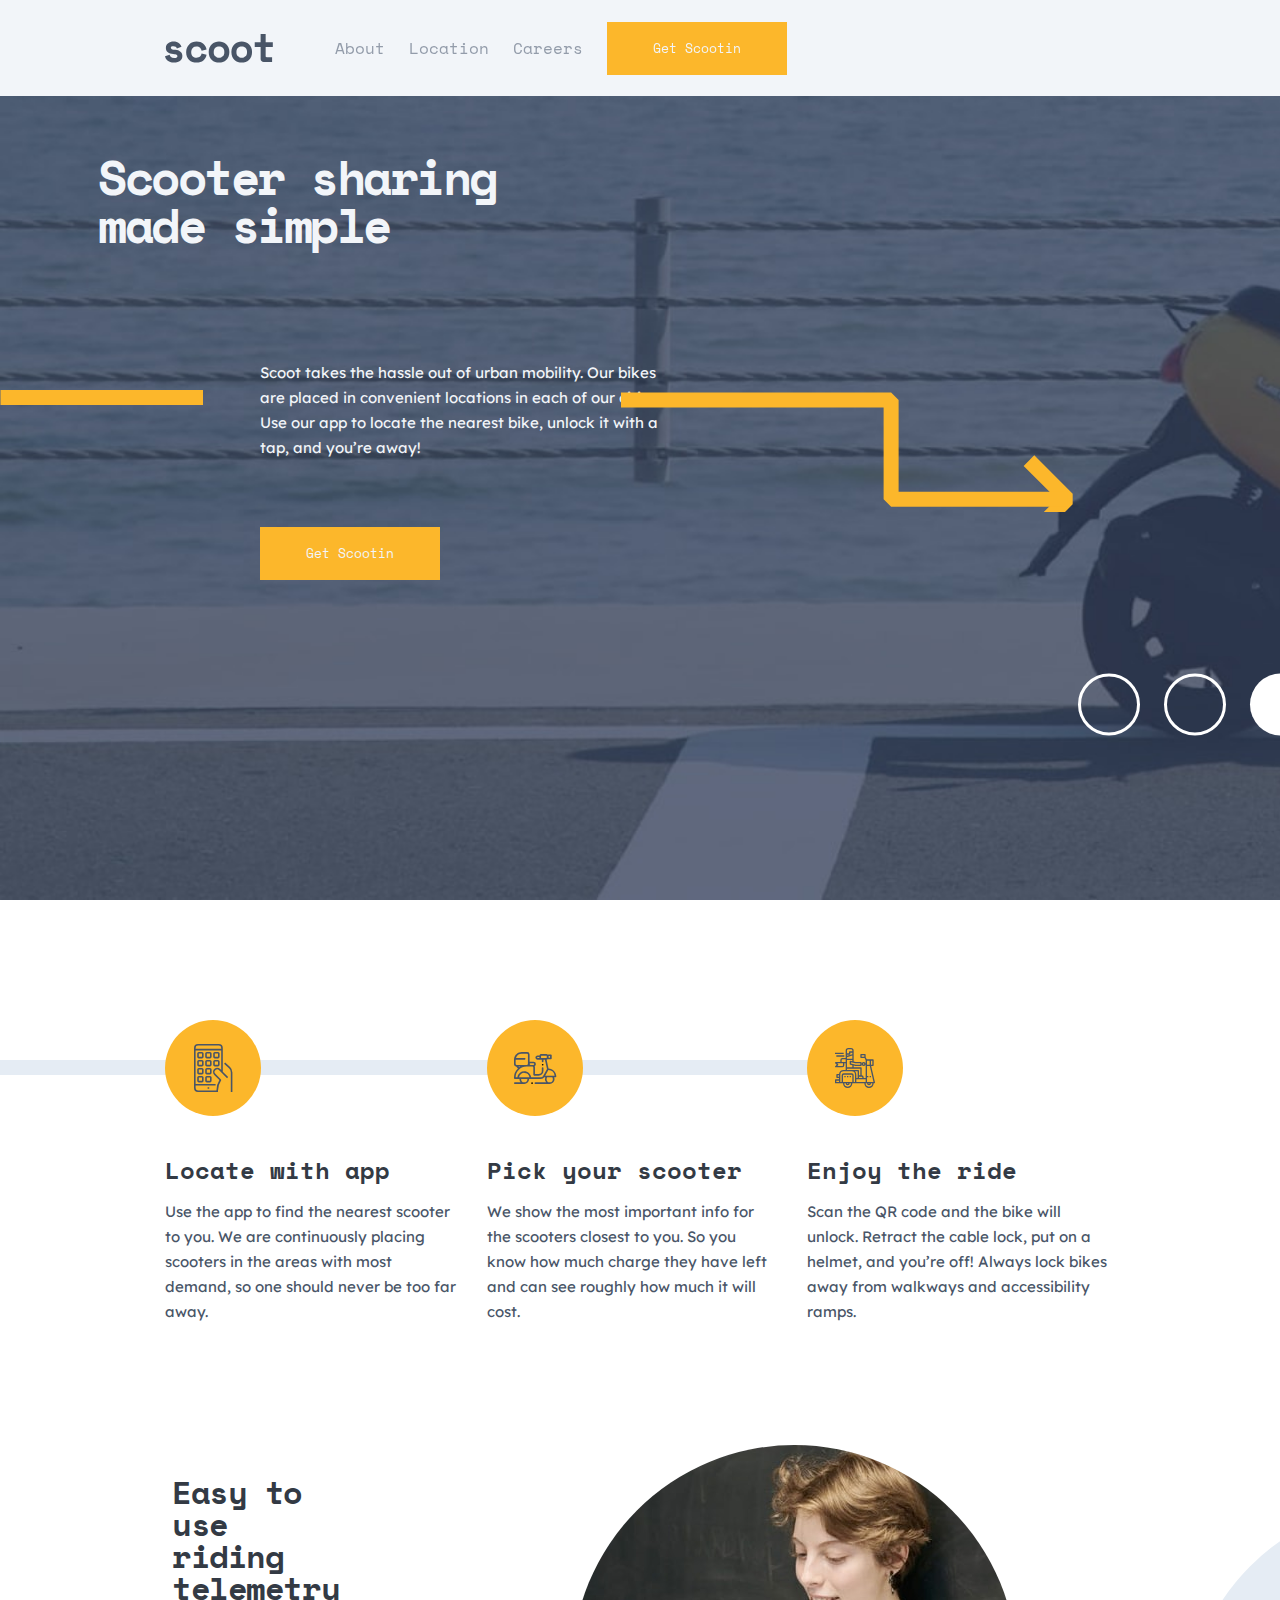
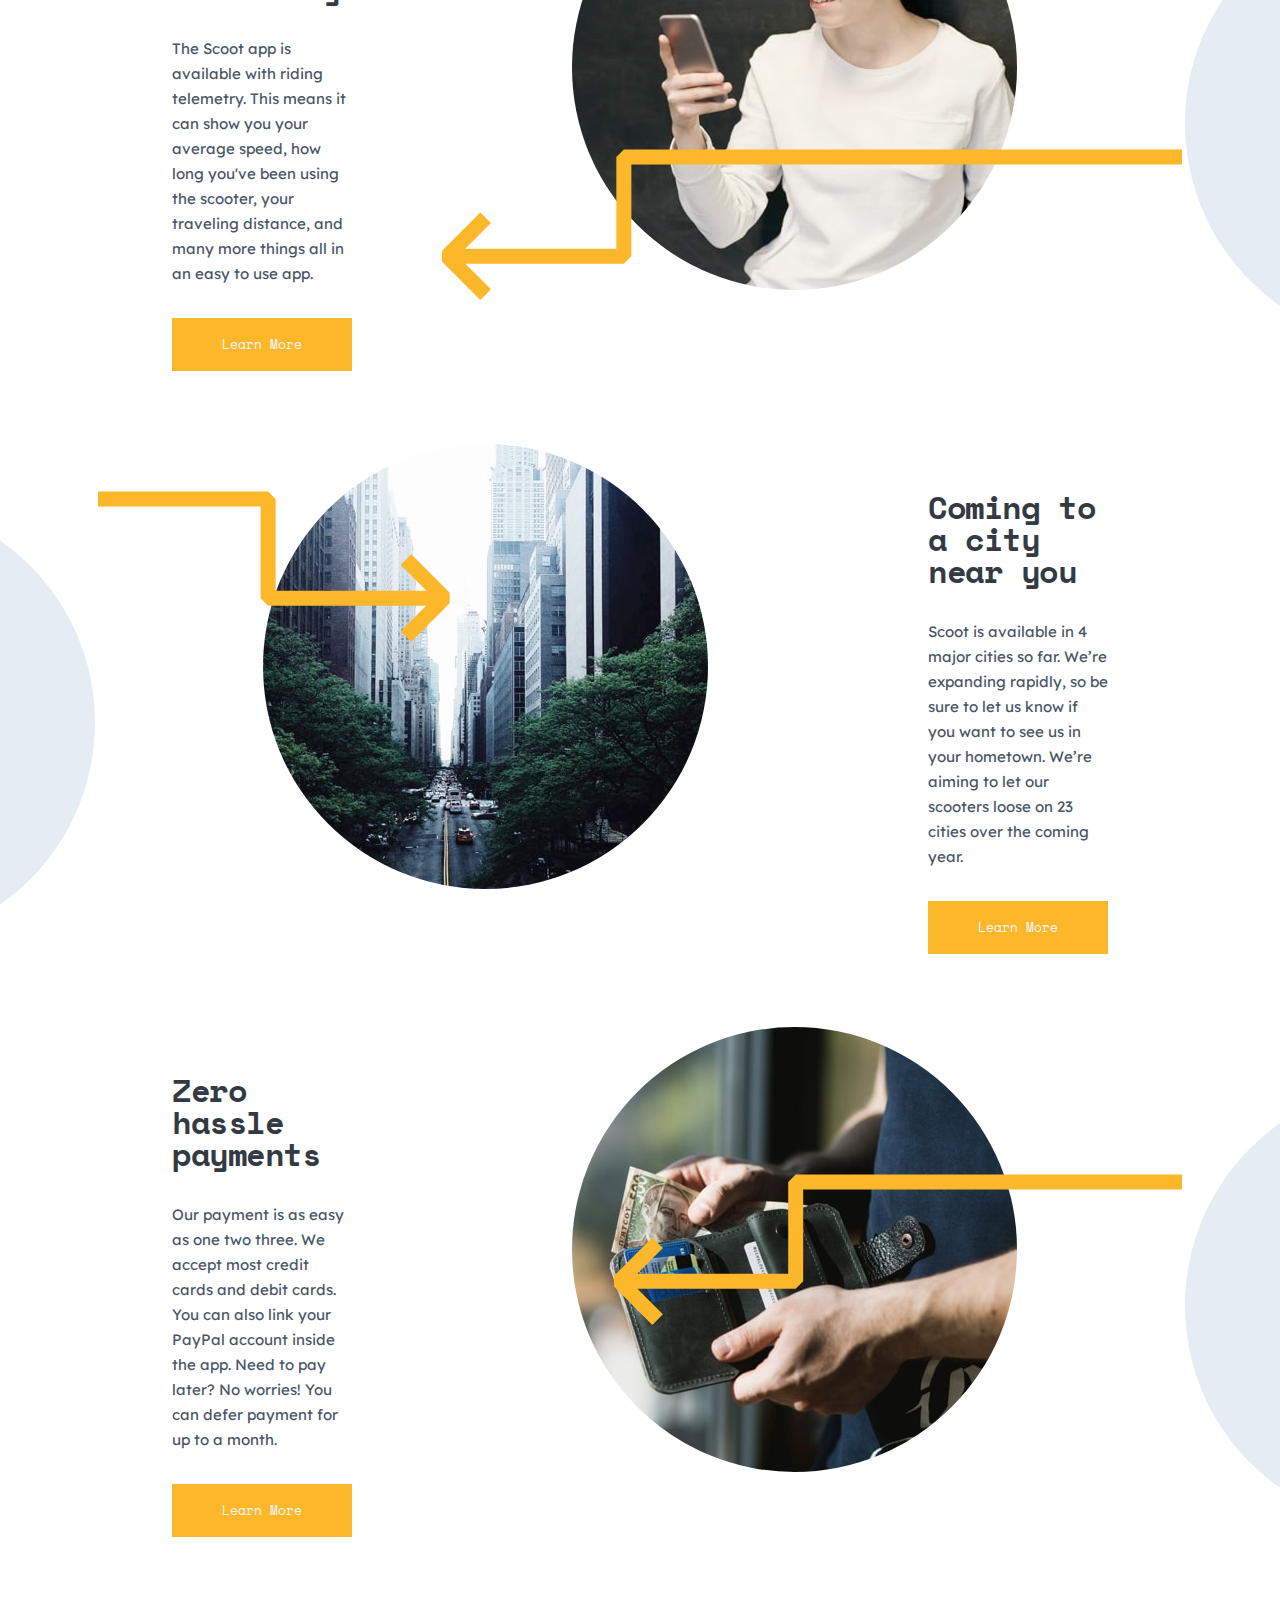
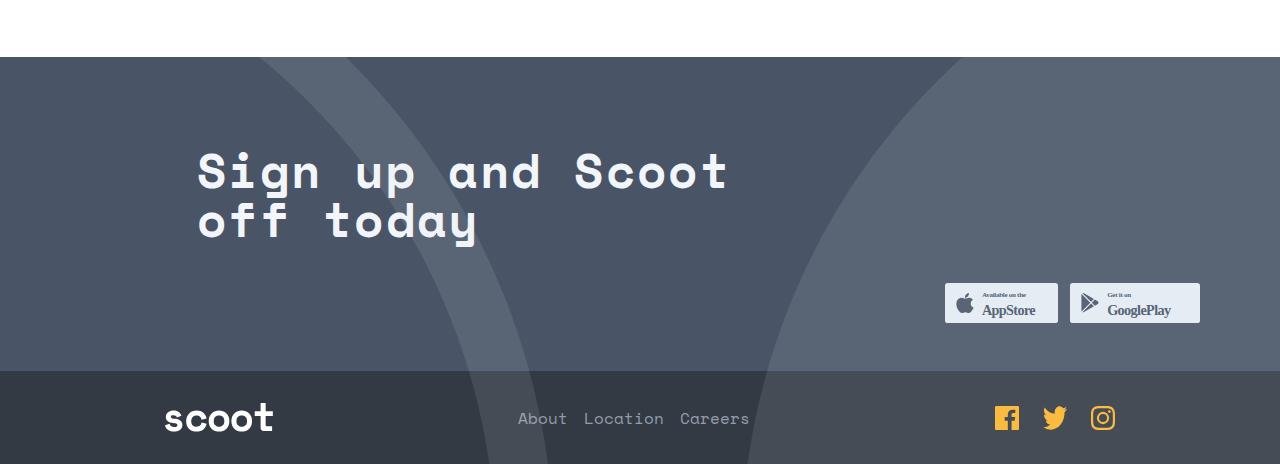
<file: index.html>
<!DOCTYPE html>
<html lang="en">

<head>
  <meta charset="UTF-8" />
  <meta name="viewport" content="width=device-width, initial-scale=1.0" />
  <link rel="preconnect" href="https://fonts.googleapis.com" />
  <link rel="preconnect" href="https://fonts.gstatic.com" crossorigin />
  <link href="https://fonts.googleapis.com/css2?family=Lexend+Deca&family=Space+Mono:wght@700&display=swap"
    rel="stylesheet" />
  <link rel="stylesheet" href="./css/styles.css" />
  <title>Scoot</title>
</head>

<body>
  <header class="header">
    <div class="top-bar">
      <img id="icon-hamburger" class="icon-hamburger" src="./assets/icons/hamburger.svg"/>
      <img src="./assets/logo.svg"/>
    </div>
    <nav>
      <ul id="menu" class="menu">
        <li class="menu-item">
          <a class="menu-link" href="./html/about.html">About</a>
        </li>
        <li class="menu-item">
          <a class="menu-link" href="./html/locations.html">Location</a>
        </li>
        <li class="menu-item">
          <a class="menu-link" href="./html/careers.html">Careers</a>
        </li>
        <li class="menu-item">
          <button class="button button-topbar" href="#">Get Scootin</button>
        </li>
      </ul>
    </nav>
    <div class="banner">
      <h1 class="title-header">Scooter sharing made simple</h1>
      <p class="text text-header">
        Scoot takes the hassle out of urban mobility. Our bikes are placed in convenient locations in each of our
        cities. Use our app to
        locate the nearest bike, unlock it with a tap, and you’re away!
      </p>
      <button class="button button-banner">Get Scootin</button>
    </div>
  </header>

  <main class="main">
    <section class="container-info">
      <div class="subcontainer-info">
        <img class="icon" src="./assets/icons/mobile.svg"/>
        <div>
          <h2 class="title-info">Locate with app</h2>
          <p class="text text-info">
            Use the app to find the nearest scooter to you. We are continuously placing scooters in the areas with most
            demand, so one
            should never be too far away.
          </p>
        </div>
      </div>
      <div class="subcontainer-info">
        <img class="icon" src="./assets/icons/scooter.svg" />
        <div>
          <h2 class="title-info">Pick your scooter</h2>
          <p class="text text-info">
            We show the most important info for the scooters closest to you. So you know how much charge they have left
            and can see
            roughly how much it will cost.
          </p>
        </div>
      </div>
      <div class="subcontainer-info">
        <img class="icon" src="./assets/icons/scooter_man.svg"/>
        <div>
          <h2 class="title-info">Enjoy the ride</h2>
          <p class="text text-info">
            Scan the QR code and the bike will unlock. Retract the cable lock, put on a helmet, and you’re off! Always
            lock bikes away
            from walkways and accessibility ramps.
          </p>
        </div>
      </div>
    </section>
    
    <section class="sections-with-arrows">
      <div class="section-with-arrow section-with-arrow-reverse arrow-right-full circle-right">
        <img class="rounded-image" src="./assets/images/girl_with_mobile.jpg" alt="woman with mobile" />
        <div>
          <h2 class="title-arrow">Easy to use riding telemetry</h2>
          <p class="text text-arrow">
            The Scoot app is available with riding telemetry. This means it can show you your average speed, how long
            you've been using
            the scooter, your traveling distance, and many more things all in an easy to use app.
          </p>
          <button class="button">Learn More</button>
        </div>
      </div>
      <div class="section-with-arrow arrow-left-full circle-left">
        <img class="rounded-image" src="./assets/images/street_skyline.jpg" alt="city" />
        <div>
          <h2 class="title-arrow">Coming to a city near you</h2>
          <p class="text text-arrow">
            Scoot is available in 4 major cities so far. We’re expanding rapidly, so be sure to let us know if you want
            to see us in your
            hometown. We’re aiming to let our scooters loose on 23 cities over the coming year.
          </p>
          <button class="button">Learn More</button>
        </div>
      </div>
      <div class="section-with-arrow section-with-arrow-reverse arrow-right-partial circle-right">
        <img class="rounded-image" src="./assets/images/payments.jpg" alt="man with money" />
        <div>
          <h2 class="title-arrow">Zero hassle payments</h2>
          <p class="text text-arrow">
            Our payment is as easy as one two three. We accept most credit cards and debit cards. You can also link your
            PayPal account
            inside the app. Need to pay later? No worries! You can defer payment for up to a month.
          </p>
          <button class="button">Learn More</button>
        </div>
      </div>
    </section>
  </main> 

  <footer class="footer">
    <div class="apps">
      <h2 class="title-footer">Sign up and Scoot off today</h2>
      <div class="apps-logos">
        <img class="apple-logo" src="./assets/icons/app-store.svg"/>
        <img class="google-logo" src="./assets/icons/google-play.svg"/>
      </div>
    </div>
    <div class="footer-rrss">
      <img class="logo-white" src="./assets/logo.svg"/>
      <nav>
        <ul class="menu-footer">
          <li class="menu-item">
            <a class="menu-link" href="./html/about.html">About</a>
          </li>
          <li class="menu-item">
            <a class="menu-link" href="./html/locations.html">Location</a>
          </li>
          <li class="menu-item">
            <a class="menu-link" href="../html/careers.html">Careers</a>
          </li>
        </ul>
      </nav>
      <div class="rrss">
        <img src="./assets/icons/facebook.svg"/>
        <img src="./assets/icons/twitter.svg"/>
        <img src="./assets/icons/instagram.svg"/>
      </div>
    </div>
  </footer>
  <script src="./js/scripts.js"></script>
</body>
</html>
</file>
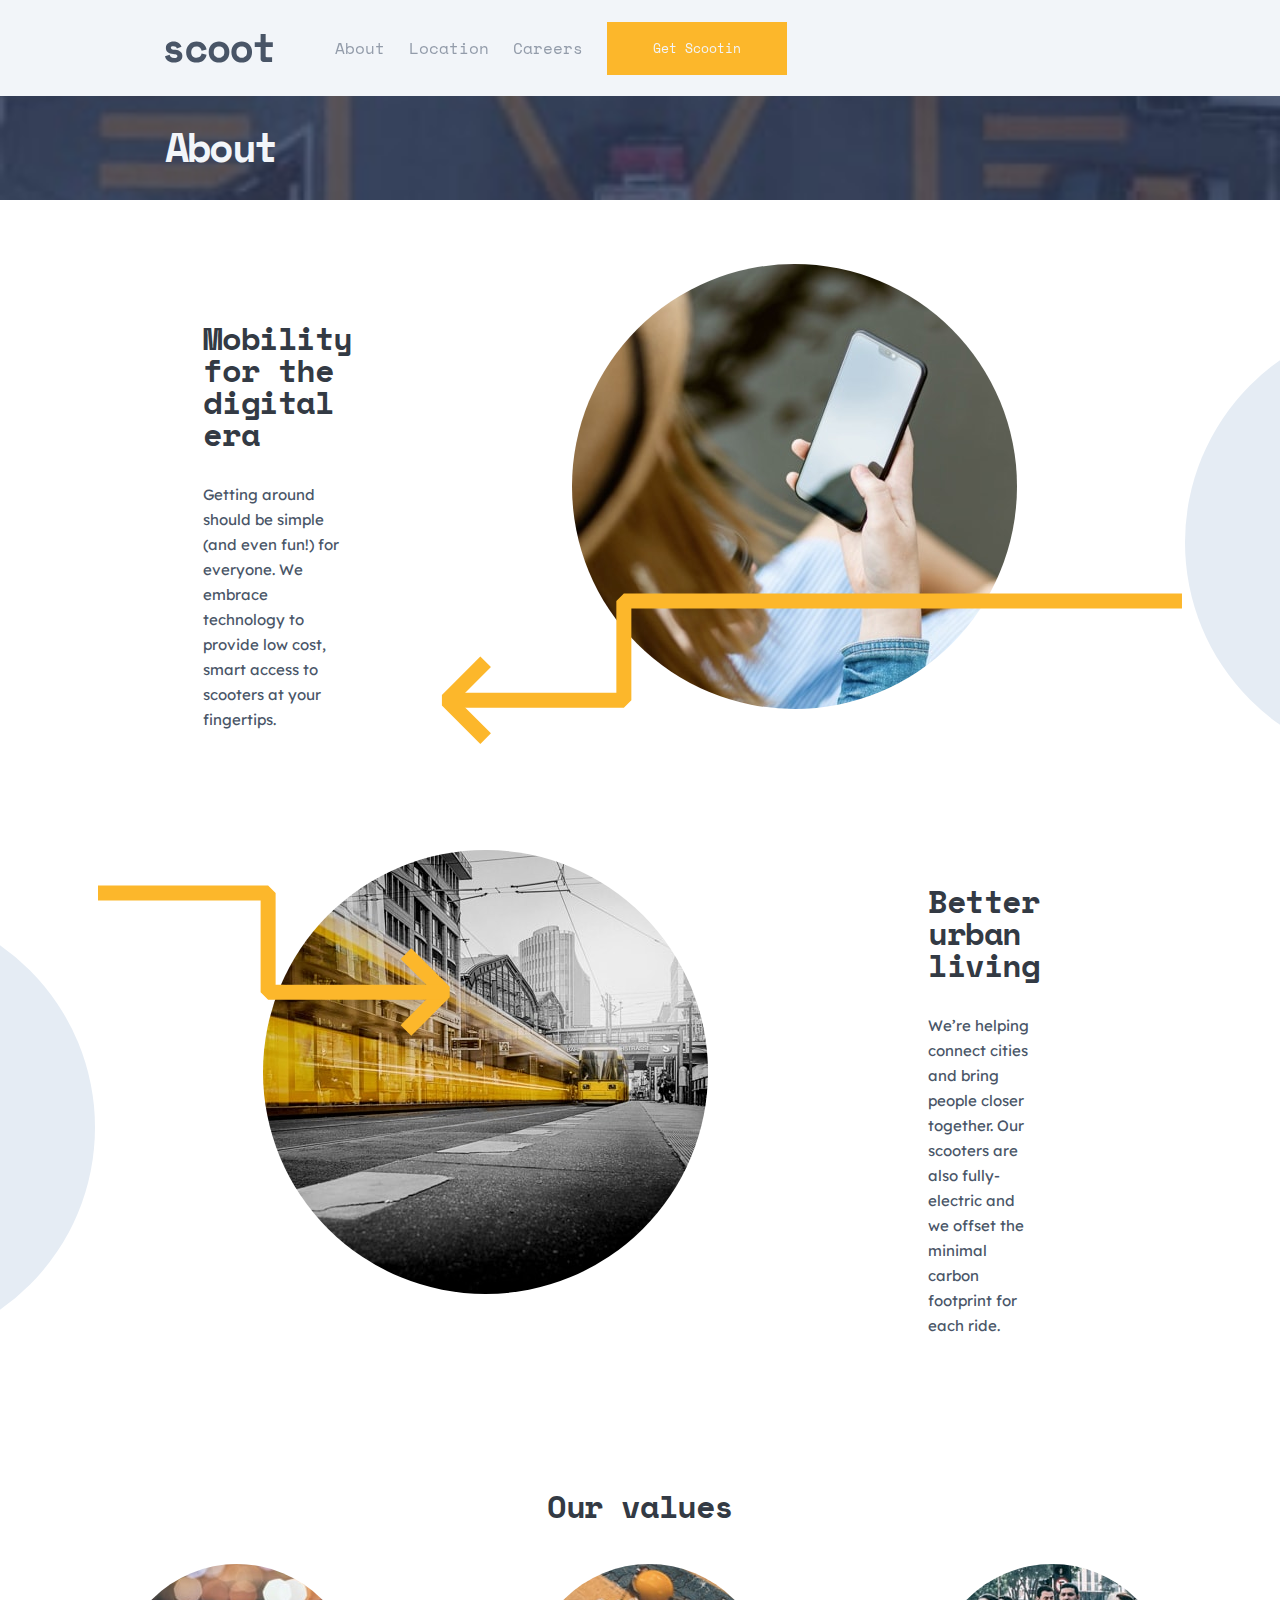
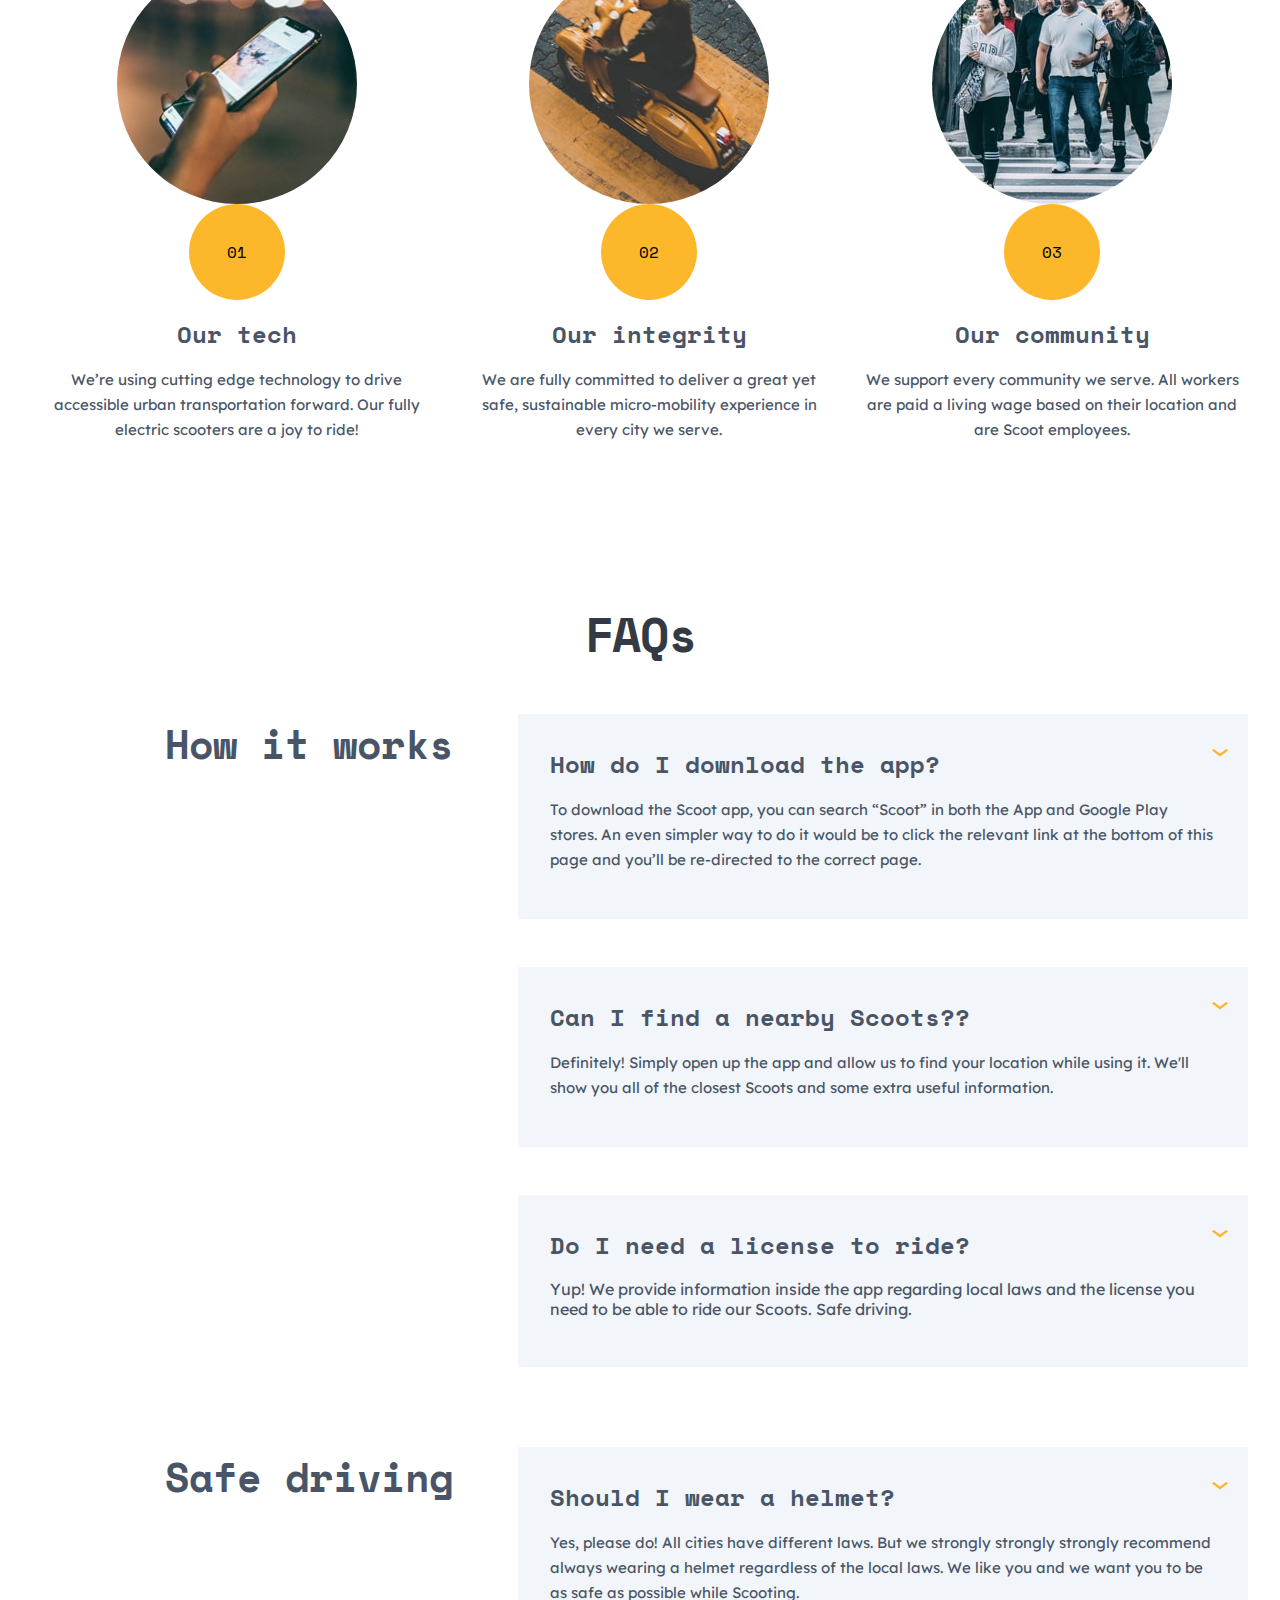
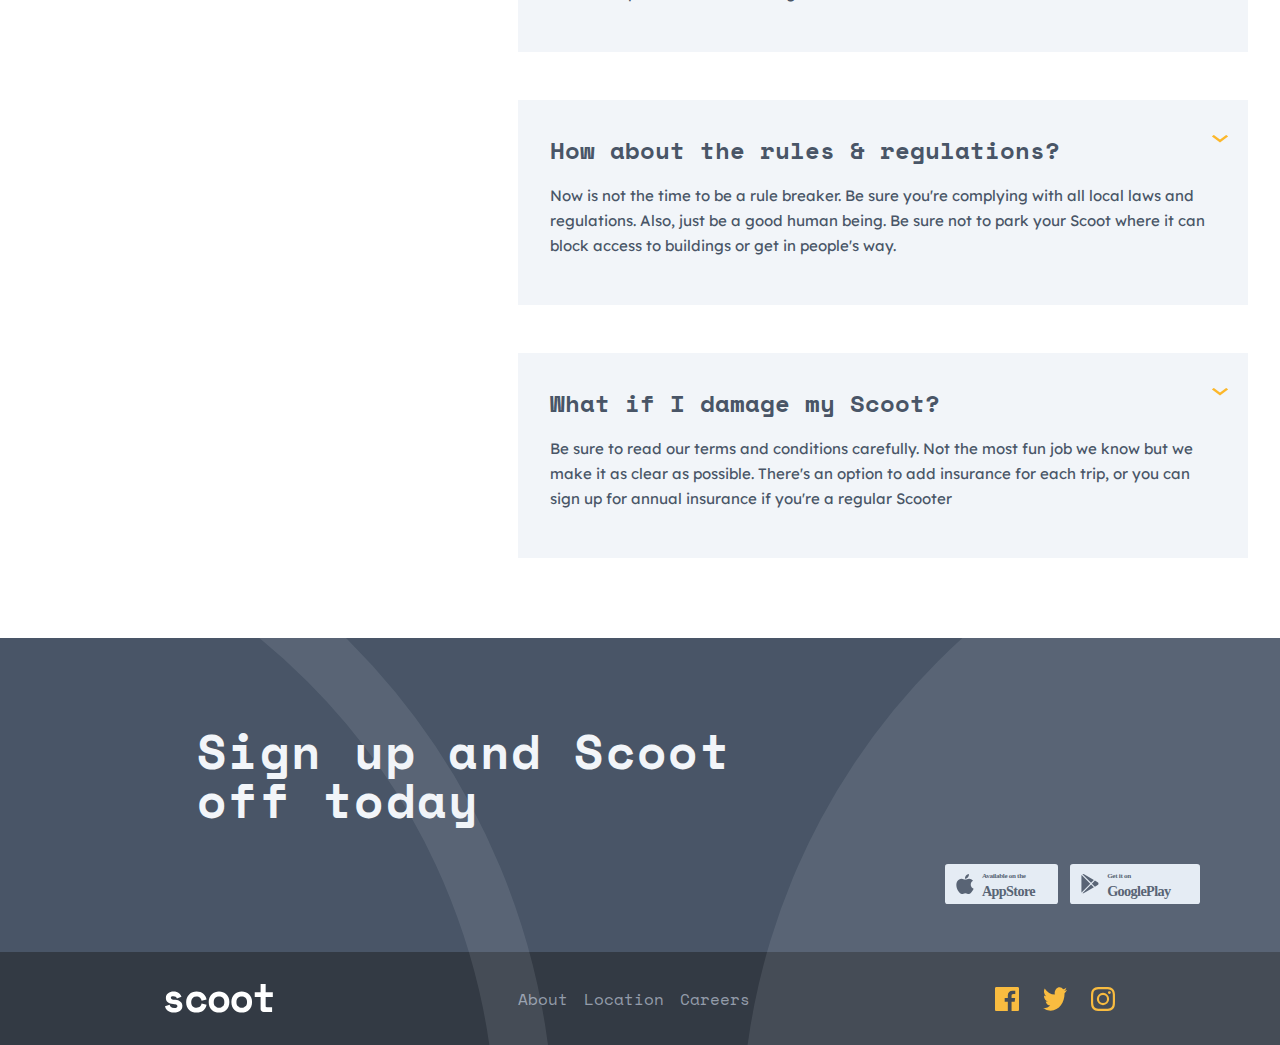
<file: html/about.html>
<!DOCTYPE html>
<html lang="en">

<head>
    <meta charset="UTF-8" />
    <meta name="viewport" content="width=device-width, initial-scale=1.0" />
    <link rel="preconnect" href="https://fonts.googleapis.com" />
    <link rel="preconnect" href="https://fonts.gstatic.com" crossorigin />
    <link href="https://fonts.googleapis.com/css2?family=Lexend+Deca&family=Space+Mono:wght@700&display=swap"
        rel="stylesheet" />
    <link rel="stylesheet" href="../css/styles.css" />
    <title>About</title>
</head>

<body>
    <header class="header">
        <div class="top-bar">
            <img id="icon-hamburger" class="icon-hamburger" src="../assets/icons/hamburger.svg" />
            <img src="../assets/logo.svg" />
        </div>
        <nav>
            <ul id="menu" class="menu">
                <li class="menu-item">
                    <a class="menu-link" href="../html/about.html">About</a>
                </li>
                <li class="menu-item">
                    <a class="menu-link" href="../html/locations.html">Location</a>
                </li>
                <li class="menu-item">
                    <a class="menu-link" href="../html/careers.html">Careers</a>
                </li>
                <li class="menu-item">
                    <button class="button button-topbar" href="#">Get Scootin</button>
                </li>
            </ul>
        </nav>
        <div class="banner-about">
            <h1 class="title-screens">About</h1>
        </div>
    </header>

    <main class="main">
        <section class="sections-with-arrows">
            <div class="section-with-arrow section-with-arrow-reverse arrow-right-full circle-right">
                <img class="rounded-image" src="../assets/images/girl_with_hat.jpg"/>
                <div>
                    <h2 class="title-arrow">Mobility for the digital era</h2>
                    <p class="text text-arrow text-arrow-about">
                        Getting around should be simple (and even fun!) for everyone. We embrace technology to provide low cost, smart access to scooters at your fingertips.
                    </p>
                </div>
            </div>
            <div class="section-with-arrow arrow-left-full circle-left">
                <img class="rounded-image" src="../assets/images/train.jpg" />
                <div>
                    <h2 class="title-arrow">Better urban living</h2>
                    <p class="text text-arrow">
                        We’re helping connect cities and bring people closer together. Our scooters are also fully-electric and we offset the minimal carbon footprint for each ride.
                    </p>
                </div>
            </div>
        </section>

    <section class="sections-numbers">
        <h2 class="title-arrow title-number">Our values</h2>
        <article class="container-section-number">
            <div class="section-number">
                <img class="image-number" src="../assets/images/mobile.jpg" />
                <div class="circle-number">01</div>
                <h2 class="subtitle-number">Our tech</h2>
                <p class="text text-number">
                    We’re using cutting edge technology to drive accessible urban transportation forward. Our fully electric
                    scooters are a
                    joy to ride!
                </p>
            </div>
        <div class="section-number">
            <img class="image-number" src="../assets/images/boy_moto.jpg" />
            <div>
                <div class="circle-number">02</div>
                <h2 class="subtitle-number">Our integrity</h2>
                <p class="text text-number">
                    We are fully committed to deliver a great yet safe, sustainable micro-mobility experience in every city
                    we serve.
                </p>
            </div>
            </div>
            <div class="section-number">
                <img class="image-number" src="../assets/images/people_walk.jpg" />
                <div>
                    <div class="circle-number">03</div>
                    <h2 class="subtitle-number">Our community</h2>
                    <p class="text text-number">
                        We support every community we serve. All workers are paid a living wage based on their location and
                        are Scoot employees.
                    </p>
                </div>
            </div>
    </article>
    </section>

    <section class="container-faqs">
        <h2 class="title-arrow title-faqs">FAQs</h2>
        <h3 class="subtitle-faqs">How it works</h3>
        <!-- boxes -->
        <article class="accordion" id="accordion">
            <div class="box" id="box">
                <h5 class="question-faq">How do I download the app?</h5>
                <img src="../assets/icons/chevron.svg" class="chevron"/>
                <p class="text text-faq">To download the Scoot app, you can search “Scoot” in both the App and Google Play
                    stores. An even simpler way to do it
                    would be to click the relevant link at the bottom of this page and you’ll be re-directed to the correct
                    page.</p>
            </div>
            <div class="box" id="box">
                <h5 class="question-faq">Can I find a nearby Scoots??</h5>
                <img src="../assets/icons/chevron.svg"class="chevron"/>
                <p class="text text-faq">Definitely! Simply open up the app and allow us to find your location while using it.
                    We'll show you all of the closest
                    Scoots and some extra useful information.
                </p>
            </div>
            <div class="box" id="box">
                <h5 class="question-faq">Do I need a license to ride?</h5>
                <img src="../assets/icons/chevron.svg" class="chevron"/>
                <p class="text-faq">Yup! We provide information inside the app regarding local laws and the license you need
                    to be able to ride our Scoots.
                    Safe driving.
                </p>
            </div>
        </article>
        <h3 class="subtitle-faqs">Safe driving</h3>
        <article class="accordion" id="accordion">
            <div class="box" id="box">
                <h5 class="question-faq">Should I wear a helmet?</h5>
                <img src="../assets/icons/chevron.svg" class="chevron"/>
                <p class="text text-faq">Yes, please do! All cities have different laws. But we strongly strongly strongly
                    recommend always wearing a helmet
                    regardless of the local laws. We like you and we want you to be as safe as possible while Scooting.</p>
            </div>
            <div class="box" id="box">
                <h5 class="question-faq">How about the rules & regulations?</h5>
                <img src="../assets/icons/chevron.svg" class="chevron"/>
                <p class="text text-faq">Now is not the time to be a rule breaker. Be sure you're complying with all local laws
                    and regulations. Also, just be a
                    good human being. Be sure not to park your Scoot where it can block access to buildings or get in
                    people's way. 
                </p>
            </div>
            <div class="box" id="box">
                <h5 class="question-faq">What if I damage my Scoot?</h5>
                <img src="../assets/icons/chevron.svg" class="chevron"/>
                <p class="text text-faq">Be sure to read our terms and conditions carefully. Not the most fun job we know but we
                    make it as clear as possible.
                    There's an option to add insurance for each trip, or you can sign up for annual insurance if you're a
                    regular Scooter
                </p>
            </div>
        </article>
    </section>
    </main>

    <footer class="footer">
        <div class="apps">
            <h2 class="title-footer">Sign up and Scoot off today</h2>
            <div class="apps-logos">
                <img class="apple-logo" src="../assets/icons/app-store.svg" />
                <img class="google-logo" src="../assets/icons/google-play.svg" />
            </div>
        </div>
        <div class="footer-rrss">
            <img class="logo-white" src="../assets/logo.svg" />
            <nav>
                <ul class="menu-footer">
                    <li class="menu-item">
                        <a class="menu-link" href="#">About</a>
                    </li>
                    <li class="menu-item">
                        <a class="menu-link" href="#">Location</a>
                    </li>
                    <li class="menu-item">
                        <a class="menu-link" href="#">Careers</a>
                    </li>
                </ul>
            </nav>
            <div class="rrss">
                <img src="../assets/icons/facebook.svg" />
                <img src="../assets/icons/twitter.svg" />
                <img src="../assets/icons/instagram.svg" />
            </div>
        </div>
    </footer>
    <script src="../js/scripts.js"></script>
</body>
</html>
</file>
<file: css/styles.css>
:root {
  --yellow: #fcb72b;
  --light-yellow: #fff4df;
  --blue: #495567;
  --dark-grey: #939caa;
  --darkest-grey: #333a44;
  --light-grey: #e5ecf4;
  --snow: #f2f5f9;

  --space-mono: 'Space mono', monospace;
  --lexend-deca: 'Lexend deca', 'sans-serif';

  --title-m: 24px;
  --title-l: 40px;
  --title-xl: 32px;
  --title-xxl: 48px;
  --title-xxxl: 56px;

  --line-height-m: 28px;
  --line-height-l: 48px;
  --line-height-xl: 56px;
}

* {
  box-sizing: border-box;
}

html {
  scroll-behavior: smooth;
}

img {
  display: block;
  max-width: 100%;
}

a {
  text-decoration: none;
  color: inherit;
}

ul {
  list-style: none;
  padding-left: 0;
  margin-top: 0;
  margin-bottom: 0;
}

body {
  margin: 0;
  font-family: var(--lexend-deca);
}

h1,
h2,
h3,
h4,
h5,
a {
  font-family: var(--space-mono);
  margin-block: 0;
}

h2,
h3,
h4,
h5 {
  color: #495567;
}

.button {
  font-family: var(--space-mono);
}

h4 {
  font-size: 18px;
}



/*HOME - HEADER*/

.showing-menu::before {
  content: '';
  position: fixed;
  width: 100vw;
  height: 100vh;
  background-color: rgb(0 0 0 / 0.7);
  z-index: 10;
}

.header {
  position: relative;
}

.top-bar {
  position: fixed;
  top: 0;
  left: 0;
  display: flex;
  justify-content: center;
  align-items: center;
  width: 100%;
  height: 64px;
  z-index: 100;
  background-color: var(--snow);
}

@media screen and (width >=768px) {
  .top-bar {
    justify-content: flex-start;
    padding-inline: 40px;
  }
}

@media screen and (width>=1024px) {
  .top-bar {
    padding-inline: 165px;
    height: 96px;
  }
}

.icon-hamburger {
  position: absolute;
  top: 24px;
  left: 32px;
}

@media screen and (width >=768px) {
  .icon-hamburger {
    display: none;
  }
}

.menu {
  position: fixed;
  top: 64px;
  display: flex;
  flex-direction: column;
  gap: 24px;
  padding: 64px 32px 24px;
  width: 256px;
  height: calc(100vh - 64px);
  background-color: var(--darkest-grey);
  color: var(--snow);
  translate: -100%;
  transition: translate 0.3s;
  z-index: 10;
}

.button-topbar {
  text-align: center;
  margin-top: auto;
  
}

.menu-show {
  translate: 0;
}

@media screen and (width >= 768px) {
  .menu {
    position: fixed;
    top: 0;
    align-items: center;
    left: 205px;
    flex-direction: row;
    width: calc(100% - 205px);
    height: 64px;
    padding: 0;
    padding-right: 40px;
    translate: 0;
    z-index: 100;
    background-color: transparent;
    color: var(--dark-grey);
  }

  .button-topbar {
    margin-left: auto;
  }
}

@media screen and (width >=1024px) {
  .menu {
    top: 0;
    left: 335px;
    width: calc(100% - 335px - 82px);
    height: 96px;
  }
}

.banner {
  position: relative;
  padding: 115px 32px;
  height: 100vh;
  margin-bottom: 120px;
  text-align: center;
  background-image: url(../assets/images/home-hero-mobile.jpg);
  background-size: cover;
  background-repeat: no-repeat;
  color: var(--snow);
}

.banner::after {
  content: '';
  position: absolute;
  left: 0;
  width: 100%;
  height: 375px;
  background-image: url(../assets/patterns/right-arrow.svg);
  background-repeat: no-repeat;
  background-position: -300px 30px;
}

@media screen and (width >=768px) {
  .banner {
    padding: 137px 98px;
    background-image: url(../assets/images/home-hero-tablet.jpg);
  }

  .banner::after {
    background-position: -100px 225px;
  }

  .banner::before {
    content: '';
    position: absolute;
    width: 234px;
    height: 63px;
    right: 0;
    bottom: 107px;
    background-image: url(../assets/patterns/white-circles.svg);
    background-repeat: no-repeat;
    background-position: 32px 0;
  }
}

@media screen and (width >=1024px) {
  .banner {
    padding: 137px 98px;
    background-image: url('../assets/patterns/line.svg'), url(../assets/images/home-hero-desktop.jpg);
    background-size: auto, cover;
    background-position: 0 390px, 0 0;
  }

  .banner::after {
    background-position: 75% 255px;
  }

  .banner::before {
    bottom: 164px;
  }
}

.title-header {
  font-size: var(--title-l);
  line-height: var(--title-l);
  letter-spacing: -1.79px;
  margin-bottom: 24px;
}

.text {
  line-height: 25px;
  font-size: 15px;
  color: var(--blue);
}

.text-header {
  color: var(--snow);
}

.button {
  width: 180px;
  line-height: 25px;
  padding-block: 14px;
  background-color: var(--yellow);
  border: none;
  color: var(--snow);
}

.button-banner {
  margin-top: 32px;
}

@media screen and (width >=768px) {
  .title-header {
    font-size: var(--title-xxl);
    line-height: var(--title-xxl);
    letter-spacing: -2.5px;
  }
}

@media screen and (width >=1024px) {
  .title-header {
    position: absolute;
    top: 153px;
    width: 500px;
    text-align: left;
  }

  .text-header {
    position: absolute;
    top: 345px;
    left: 260px;
    width: 405px;
    text-align: left;
  }

  .button-banner {
    position: absolute;
    top: 495px;
    left: 260px;
  }
}

/*HOME - MAIN FIRST SCREEN*/

.container-info {
  position: relative;
  display: flex;
  flex-direction: column;
  gap: 48px;
  padding-inline: 32px;
  text-align: center;
  margin-bottom: 120px;
}

@media screen and (width >= 768px) {
  .container-info {
    text-align: left;
    padding-inline: 98px;
  }

  .container-info::after {
    content: '';
    position: absolute;
    top: -120px;
    left: 138px;
    width: 15px;
    height: 620px;
    background-color: var(--light-grey);
    z-index: -1;
  }
}


@media screen and (width >= 1024px) {
  .container-info {
    flex-direction: row;
    padding-inline: 165px;
    gap: 30px;
  }

  .container-info::after {
    height: 560px;
    top: 40px;
    left: 0;
    width: 65%;
    height: 15px;
  }
}

.subcontainer-info {
  display: flex;
  flex-direction: column;
  align-items: center;
  gap: 24px;
}

.icon {
  width: 56px;
}

.title-info {
  font-size: 20px;
  color: var(--darkest-grey);
}

.text-info {
  margin-bottom: 32px;
}

@media screen and (width >= 768px) {
  .subcontainer-info {
    flex-direction: row;
    gap: 79px;
  }

  .icon {
    width: 96px;
  }

  .title-info {
    font-size: 24px;
    line-height: 28px;
  }
}

@media screen and (width >= 1024px) {
  .subcontainer-info {
    flex-direction: column;
    align-items: flex-start;
    gap: 40px;
  }
}

/* HOME - MAIN SECOND SCREEN */

.section {
  display: flex;
  flex-direction: column;
  gap: 120px;
  text-align: center;
}

.section-item {
  display: flex;
  flex-direction: column;
}

.arrow-image {
  margin-bottom: 56px;
}


.title-arrow {
  font-size: var(--title-xl);
  color: var(--darkest-grey);
  letter-spacing: -1.43px;
  line-height: 32px;
  margin-bottom: 32px;
}

.rounded-image {
  position: relative;
  z-index: -1;
  border-radius: 50%;
  bottom: 56px; 
}

.text-arrow {
  margin-bottom: 32px; 
}

.arrow-1 {
  padding-inline: 32px;
  background-image: url(../assets/patterns/left-downward-arrow.svg);
  background-repeat: no-repeat;
  background-position: 32px 150px;
}

.arrow-2 {
  padding-inline: 32px;
  background-image: url(../assets/patterns/right-arrow.svg);
  background-repeat: no-repeat;
  background-position: -150px 0;
}

.arrow-3 {
  padding-inline: 32px;
  background-image: url(../assets/patterns/left-downward-arrow.svg);
  background-repeat: no-repeat;
  background-position: 150px 0;
}

.arrow-4 {
  padding-inline: 32px;
  background-image: url(../assets/patterns/left-upward-arrow.svg);
  background-repeat: no-repeat;
  background-position: 32px 150px;
}

.arrow-5 {
  padding-inline: 32px;
  background-image: url(../assets/patterns/right-arrow.svg);
  background-repeat: no-repeat;
  background-position: -125px 0;
}

@media screen and (width>=768px) {

  .circle-right::after,
  .circle-left::after {
    content: '';
    position: absolute;
    right: 0;
    width: 445px;
    height: 445px;
    background-image: url(../assets/patterns/circle.svg);
    background-repeat: no-repeat;
    background-position: 350px 0;
  }

  .circle-left::after {
    left: 0;
    background-position: -350px 0;
  }
}

.button {
  width: 180px;
  line-height: 25px;
  padding-block: 14px;
  background-color: var(--yellow);
  border: none;
  color: var(--snow);
}

.circle-with-number {
  position: relative;
}

.number-image {
  display: flex;
  align-items: center;
  justify-content: center;
  position: absolute;
  left: 68px;
  bottom: -48px;
  width: 96px;
  height: 96px;
  border-radius: 50%;
  background-color: var(--yellow);
  font-size: 24px;
  font-family: var(--space-mono);
  font-weight: 700;
}

.sections-with-arrows {
  text-align: center;
}

.section-with-arrow {
  padding-inline: 32px;
  margin-bottom: 120px;
}

.arrow-right-full {
  background-image: url(../assets/patterns/left-downward-arrow.svg);
  background-repeat: no-repeat;
  background-position: 32px 173px;
}

.arrow-left-full {
  background-image: url(../assets/patterns/right-arrow.svg);
  background-repeat: no-repeat;
  background-position: -150px 0;
}

.arrow-right-partial {
  background-image: url(../assets/patterns/left-downward-arrow.svg);
  background-repeat: no-repeat;
  background-position: 150px 0;
}

@media screen and (width>=768px) {
  .section-with-arrow {
    display: flex;
    flex-direction: column;
    align-items: center;
  }

  .arrow-right-full {
    background-position: 32px 273px;
  }

  .arrow-left-full {
    background-position: -100px 0;
  }

  .arrow-right-partial {
    background-position: 400px 0;
  }

  .circle-right::after {
    content: '';
    position: absolute;
    right: 0;
    width: 445px;
    height: 445px;
    background-image: url(../assets/patterns/circle.svg);
    background-repeat: no-repeat;
    background-position: 350px 0;
    z-index: -1;
  }

  .circle-left::after {
    content: '';
    position: absolute;
    left: 0;
    width: 445px;
    height: 445px;
    background-image: url(../assets/patterns/circle.svg);
    background-repeat: no-repeat;
    background-position: -350px 0;
    z-index: -1;
  }
}

@media screen and (width>=1024px) {
  .section-with-arrow,
  .section-with-arrow-reverse {
    display: flex;
    flex-direction: row;
    align-items: center;
    gap: 220px;
    padding-inline: 165px;
    text-align: left;
  }

  .section-with-arrow-reverse {
    flex-direction: row-reverse;
  }

  .arrow-right-full {
    background-position: 100% 273px;
  }

  .arrow-left-full {
    background-position: -100px 0;
  }

  .arrow-right-partial {
    background-position: 150% 100px;
  }

  .circle-right::after {
    content: '';
    position: absolute;
    right: 0;
    width: 445px;
    height: 445px;
    background-image: url(../assets/patterns/circle.svg);
    background-repeat: no-repeat;
    background-position: 350px 0;
    z-index: -1;
  }

  .circle-left::after {
    content: '';
    position: absolute;
    left: 0;
    width: 445px;
    height: 445px;
    background-image: url(../assets/patterns/circle.svg);
    background-repeat: no-repeat;
    background-position: -350px 0;
    z-index: -1;
  }
}

/*HOME - FOOTER*/

.footer {
  position: relative;
  background-color: var(--darkest-grey);
  text-align: center;
  
}

.title-footer {
  color: var(--snow);
  font-size: 32px;
  line-height: 32px;
  letter-spacing: -1.43px;
  margin-bottom: 40px;
}

.apps {
  padding: 88px 32px;
  background-color: var(--blue);
}

@media screen and (width>=1040px) {
  .title-footer {
    font-size: 48px;
    line-height: 49px;
    letter-spacing: 2.43px;
    padding-left: 165px;
    width: 700px;
    text-align: start;
  
  }

  .apps-logos {
    position: absolute;
    right: 80px;
    padding: 0;
  }
}
  

.apps::after {
  content: '';
  position: absolute;
  top: 0;
  left: 0;
  width: 100%;
  height: 100%;
  background-image: url(../assets/patterns/semi-circles.svg);
  background-repeat: no-repeat;
  background-size: 350%;
  background-position: 75% bottom;
}

.apps-logos {
  display: flex;
  justify-content: center;
  gap: 12px;
}

.apple-logo {
  width: 113px;
}

.google-logo {
  width: 130px;
}

/*FOOTER 2*/

.logo-white {
  filter: brightness(100);
  margin-bottom: 41px;
}

.footer-rrss {
  display: flex;
  flex-direction: column;
  align-items: center;
  padding: 64px 134px;
}

.menu-footer {
  display: flex;
  flex-direction: column;
  gap: 16px;
  margin-bottom: 85px;
  color: var(--dark-grey);
}

.rrss {
  display: flex;
  gap: 24px;
}

@media screen and (width>=768px) {
  .footer-rrss {
    flex-direction: row;
    padding: 32px 165px;
    justify-content: space-between;
  }

  .logo-white {
    margin-bottom: 0;
  }

  .menu-footer {
    flex-direction: row;
    margin: 0 auto;

  }

  .apps-logos {
    position: absolute;
  }
}

/* LOCATIONS */

.map {
  position: relative;
  display: flex;
  flex-direction: column;
  align-items: center;
}

.cities {
  display: flex;
  flex-direction: column;
  width: 100%;
  gap: 16px;
  padding-inline: 32px;
}

.city {
  display: flex;
  align-items: center;
  justify-content: center;
  width: 100%;
  height: 72px;
  background-color: var(--light-yellow);
  font-size: 24px;
}

@media screen and (width>=768px) {
  .cities {
    position: absolute;
    width: 100%;
    max-width: 689px;
    margin-inline: auto;
    height: 100%;
  }

  .city {
    position: absolute;
    background-color: var(--yellow);
    width: 120px;
    font-size: 20px;
  }

  .city::after {
    content: '';
    position: absolute;
    bottom: -8px;
    width: 16px;
    height: 16px;
    background-color: var(--yellow);
    rotate: 45deg;
  }

  .new-york {
    top: 0;
    left: 120px;
  }

  .london {
    top: -25px;
    left: 250px;
  }

  .jakarta {
    top: 130px;
    left: 490px;
  }

  .yokohama {
    top: 20px;
    left: 550px;
  }
}

@media screen and (width>=768px) {
  .cities {
    max-width: 1024px;
  }
  .new-york {
    top: 50px;
    left: 210px;
  }

  .london {
    top: 15px;
    left: 420px;
  }

  .jakarta {
    top: 230px;
    left: 790px;
  }

  .yokohama {
    top: 70px;
    left: 850px;
  }
} 
  
/*ABOUT*/

.banner-about {
  /* position: relative; */
  width: 100vw;
  height: 160px;
  text-align: center;
  background-image: url(../assets/images/about-hero-mobile.jpg);
  background-size: cover;
  background-repeat: no-repeat;
  color: var(--snow);
  padding-top: 85px;
  margin-bottom: 120px;
  display: flex;
  flex-direction: column;
  
}

.title-screens {
    font-size: var(--title-l);
    line-height: var(--title-l);
    letter-spacing: -1.79px;
}

@media screen and (width>=768px) {
  .banner-about {
    padding-left: 165px;
    flex-direction: row;
  }
    .sections-with-arrows {
      padding-inline: 98px;
    }

    .text-number {
      padding-inline: 97px;
    }
}

@media screen and (width>=1024px) {
  .banner-about {
    height: 200px;
  }

  .title-screens {
    padding-top: 42px;
  }
}

.sections-numbers {
  padding-inline: 32px;
  text-align: center;
  margin-bottom: 120px;
}

@media screen and (width>=1024px) {
  .container-section-number {
    display: flex;
    gap: 30px;
  }

  .title-screens {
    padding-top: 42px;
    margin-bottom: 42px;
  }

  .title-number {
    margin-bottom: 42px;
  }

  .text-number {
    padding: 0;
  }
}

.subtitle-number {
  margin-top: 16px;
}

.text-number {
  margin-bottom: 56px;
}

.image-number {
  position: relative;
  margin-inline: auto;
  width: 240px;
  height: 240px;
  border-radius: 50%;
}


.circle-number {
  width: 96px;
  height: 96px;
  background-color: var(--yellow);
  border-radius: 50%;
  font-family: var(--space-mono);
  display: flex;
  justify-content: center;
  align-items: center;
  margin: auto;
} 

/*faqs*/

.container-faqs {
  text-align: center;
}

.accordion {
  display: flex;
  flex-direction: column;
  justify-content: center;
  text-align: center;
  gap: 32px;
}

.box {
  position: relative;
  background-color: var(--snow);
  display: flex;
  flex-direction: column;
  text-align: start;
  margin-inline: 32px;
  padding: 32px;
  margin-bottom: 16px;
}

.chevron {
  position: absolute;
  width: 16px;
  height: 8px;
  right: 20px;
  top: 35px;
}

.subtitle-faqs {
  margin-bottom: 32px;
}

.text-faq {
  color: #495567;
}

@media screen and (width>=768px) {
  .title-faqs {
      font-size: 48px;
    }

  .subtitle-faqs {
    font-size: 40px;
  }

  .question-faq {
    font-size: 24px;
  }
}

@media screen and (width>=1040px) {
  .title-faqs {
    text-align: center;
    margin-bottom: 64px;
  }

  .box {
    width: 730px;
    margin-left: auto;
  }

  .subtitle-faqs {
    position: absolute;
    left: 165px;
  }

  .accordion {
    margin-bottom: 64px;
  }
}

.acordion-show {
  max-height: 400px;
}
</file>
